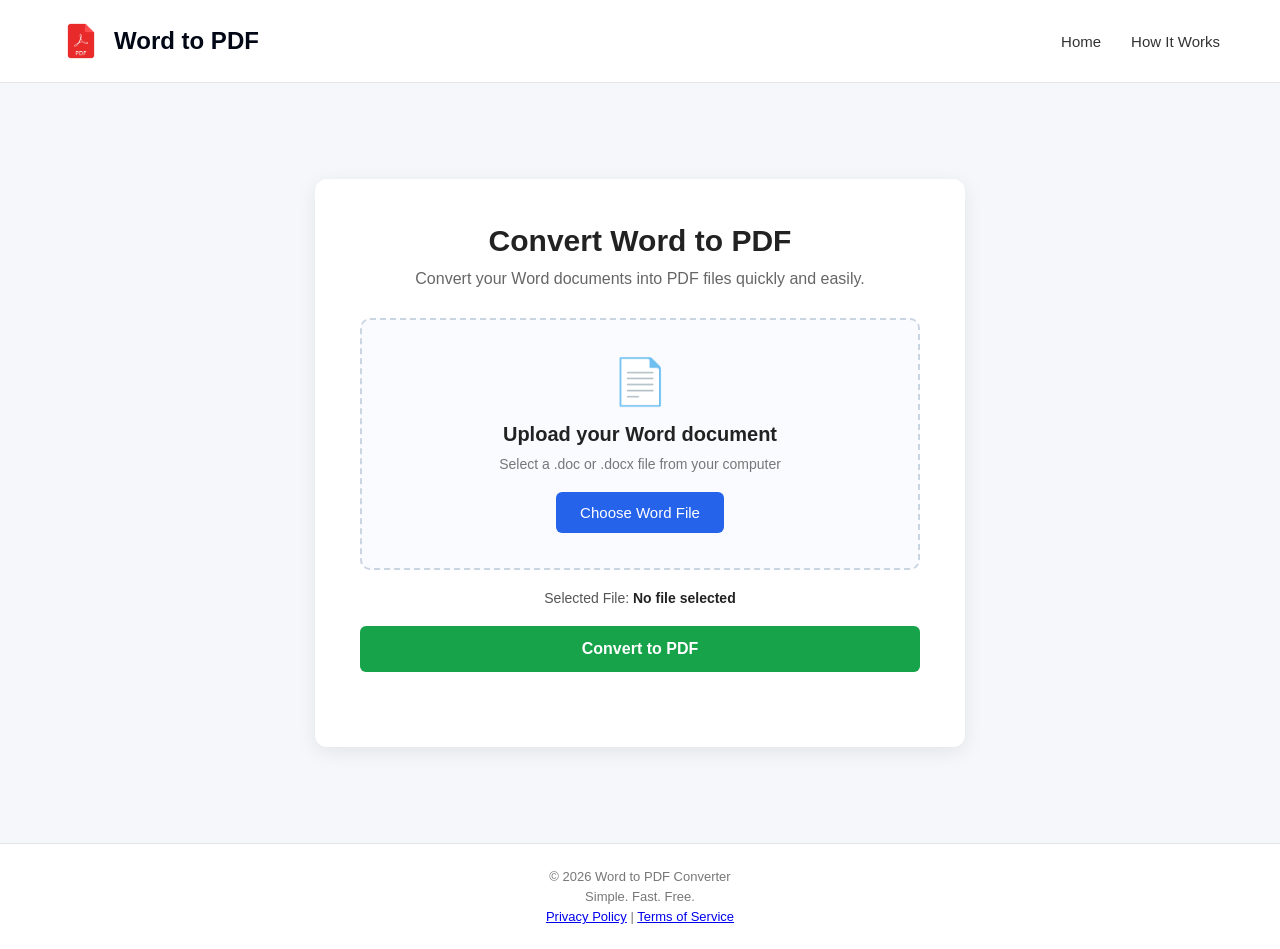
<file: Frontend/index.html>
<!DOCTYPE html>
<html lang="en">

<head>
    <meta charset="UTF-8">

    <meta name="viewport" content="width=device-width, initial-scale=1.0">

    <!-- Favicon -->
    <link rel="icon" type="image/png" href="favicon.png">

    <!-- Page Title -->
    <title>Word to PDF Converter – Free Online DOC & DOCX to PDF</title>

    <!-- SEO Description -->
    <meta name="description"
        content="Convert Word documents to PDF online for free. Easily convert DOC and DOCX files to PDF with our simple, fast and easy-to-use Word to PDF converter.">

    <!-- SEO Keywords -->
    <meta name="keywords"
        content="Word to PDF, Word to PDF converter, DOC to PDF, DOCX to PDF, convert Word to PDF, free PDF converter, online Word converter, document to PDF">

    <!-- Search Engine Instructions -->
    <meta name="robots" content="index, follow">

    <!-- Author -->
    <meta name="author" content="Word to PDF Converter">

    <!-- Google Search Console -->
    <meta name="google-site-verification"
        content="kDZkUmbAku5bvVv1-0JKboTAZxB6LK4Ei3U05fS7VC4" />

    <!-- Canonical URL -->
    <link rel="canonical"
        href="https://wordtopdf-frontend-z0mk.onrender.com/">

    <!-- Open Graph / Social Sharing -->
    <meta property="og:title"
        content="Word to PDF Converter – Free Online">

    <meta property="og:description"
        content="Convert DOC and DOCX Word documents to PDF online for free with our simple and easy-to-use converter.">

    <meta property="og:type"
        content="website">

    <meta property="og:url"
        content="https://wordtopdf-frontend-z0mk.onrender.com/">

    <!-- Stylesheet -->
    <link rel="stylesheet" href="style.css">
</head>


<body>

    <!-- =========================
         Header
    ========================== -->

    <header>

        <a class="brand" href="#" aria-label="Word to PDF home">

            <!-- Website Icon -->
            <img
                src="favicon.png"
                alt="Word to PDF"
                class="brand-icon"
            >

            <!-- Website Name -->
            <h1>Word to PDF</h1>

        </a>


        <!-- Navigation -->

        <nav>

            <a href="#">
                Home
            </a>

            <a href="#">
                How It Works
            </a>

        </nav>

    </header>


    <!-- =========================
         Main Content
    ========================== -->

    <main>

        <section class="converter">

            <h2>
                Convert Word to PDF
            </h2>


            <p>
                Convert your Word documents into PDF files quickly and easily.
            </p>


            <!-- =========================
                 File Upload Area
            ========================== -->

            <div class="upload-box">

                <div class="upload-icon">
                    📄
                </div>


                <h3>
                    Upload your Word document
                </h3>


                <p>
                    Select a .doc or .docx file from your computer
                </p>


                <input
                    type="file"
                    id="word-file"
                    accept=".doc,.docx"
                >


                <label
                    for="word-file"
                    class="choose-button"
                >
                    Choose Word File
                </label>

            </div>


            <!-- =========================
                 Selected File
            ========================== -->

            <div class="selected-file">

                <p>

                    Selected File:

                    <span id="file-name">
                        No file selected
                    </span>

                </p>

            </div>


            <!-- =========================
                 Convert Button
            ========================== -->

            <button id="convert-button">
                Convert to PDF
            </button>


            <!-- =========================
                 Conversion Message
            ========================== -->

            <p id="message"></p>

        </section>

    </main>


    <!-- =========================
         Footer
    ========================== -->

 <footer>

    <p>
        © 2026 Word to PDF Converter
    </p>

    <p>
        Simple. Fast. Free.
    </p>

    <p>
        <a href="privacy.html">Privacy Policy</a>
        |
        <a href="terms.html">Terms of Service</a>
    </p>

</footer>


    <!-- JavaScript -->
    <script src="script.js"></script>

</body>

</html>
</file>
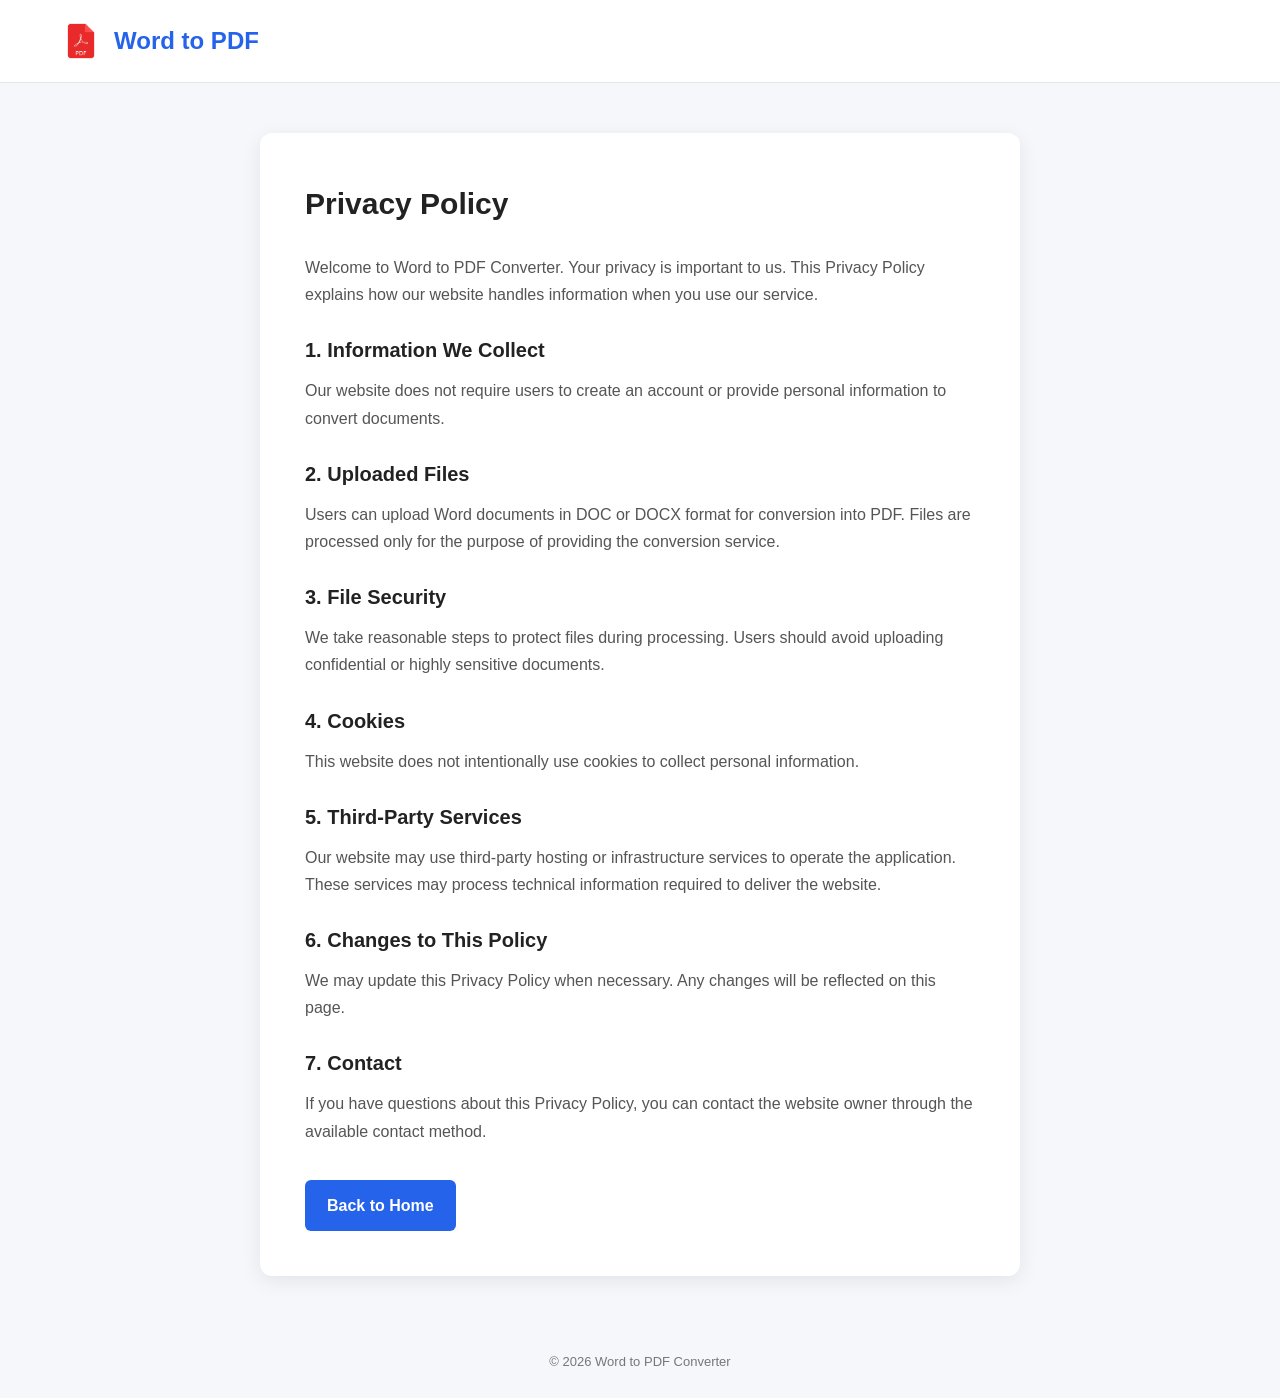
<file: Frontend/privacy.html>
<!DOCTYPE html>
<html lang="en">

<head>
    <meta charset="UTF-8">
    <meta name="viewport" content="width=device-width, initial-scale=1.0">

    <link rel="icon" type="image/png" href="favicon.png">

    <title>Privacy Policy – Word to PDF Converter</title>

    <style>
        * {
            margin: 0;
            padding: 0;
            box-sizing: border-box;
        }

        body {
            font-family: Arial, sans-serif;
            background-color: #f5f7fb;
            color: #222;
            line-height: 1.7;
        }

        header {
            background-color: white;
            padding: 20px 60px;
            border-bottom: 1px solid #e5e5e5;
        }

        .brand {
            display: flex;
            align-items: center;
            gap: 12px;
            color: inherit;
            text-decoration: none;
        }

        .brand-icon {
            width: 42px;
            height: 42px;
            border-radius: 8px;
        }

        header h1 {
            font-size: 24px;
            color: #2563eb;
        }

        main {
            max-width: 800px;
            margin: 50px auto;
            padding: 0 20px;
        }

        .policy-box {
            background-color: white;
            padding: 45px;
            border-radius: 12px;
            box-shadow: 0 5px 20px rgba(0, 0, 0, 0.08);
        }

        h2 {
            font-size: 30px;
            margin-bottom: 25px;
        }

        h3 {
            font-size: 20px;
            margin-top: 25px;
            margin-bottom: 10px;
        }

        p {
            color: #555;
            margin-bottom: 15px;
        }

        ul {
            margin-left: 25px;
            margin-bottom: 15px;
            color: #555;
        }

        .back-button {
            display: inline-block;
            margin-top: 20px;
            background-color: #2563eb;
            color: white;
            text-decoration: none;
            padding: 12px 22px;
            border-radius: 6px;
            font-weight: bold;
        }

        footer {
            text-align: center;
            padding: 25px;
            color: #777;
            font-size: 13px;
        }

        @media (max-width: 600px) {
            header {
                padding: 18px 20px;
            }

            .policy-box {
                padding: 30px 20px;
            }

            h2 {
                font-size: 25px;
            }
        }
    </style>
</head>

<body>

    <header>
        <a href="/" class="brand">
            <img
                src="favicon.png"
                alt="Word to PDF"
                class="brand-icon"
            >
            <h1>Word to PDF</h1>
        </a>
    </header>

    <main>

        <div class="policy-box">

            <h2>Privacy Policy</h2>

            <p>
                Welcome to Word to PDF Converter. Your privacy is important to us.
                This Privacy Policy explains how our website handles information
                when you use our service.
            </p>

            <h3>1. Information We Collect</h3>

            <p>
                Our website does not require users to create an account or provide
                personal information to convert documents.
            </p>

            <h3>2. Uploaded Files</h3>

            <p>
                Users can upload Word documents in DOC or DOCX format for conversion
                into PDF. Files are processed only for the purpose of providing the
                conversion service.
            </p>

            <h3>3. File Security</h3>

            <p>
                We take reasonable steps to protect files during processing.
                Users should avoid uploading confidential or highly sensitive
                documents.
            </p>

            <h3>4. Cookies</h3>

            <p>
                This website does not intentionally use cookies to collect personal
                information.
            </p>

            <h3>5. Third-Party Services</h3>

            <p>
                Our website may use third-party hosting or infrastructure services
                to operate the application. These services may process technical
                information required to deliver the website.
            </p>

            <h3>6. Changes to This Policy</h3>

            <p>
                We may update this Privacy Policy when necessary. Any changes will
                be reflected on this page.
            </p>

            <h3>7. Contact</h3>

            <p>
                If you have questions about this Privacy Policy, you can contact
                the website owner through the available contact method.
            </p>

            <a href="/" class="back-button">
                Back to Home
            </a>

        </div>

    </main>

    <footer>
        © 2026 Word to PDF Converter
    </footer>

</body>

</html>
</file>
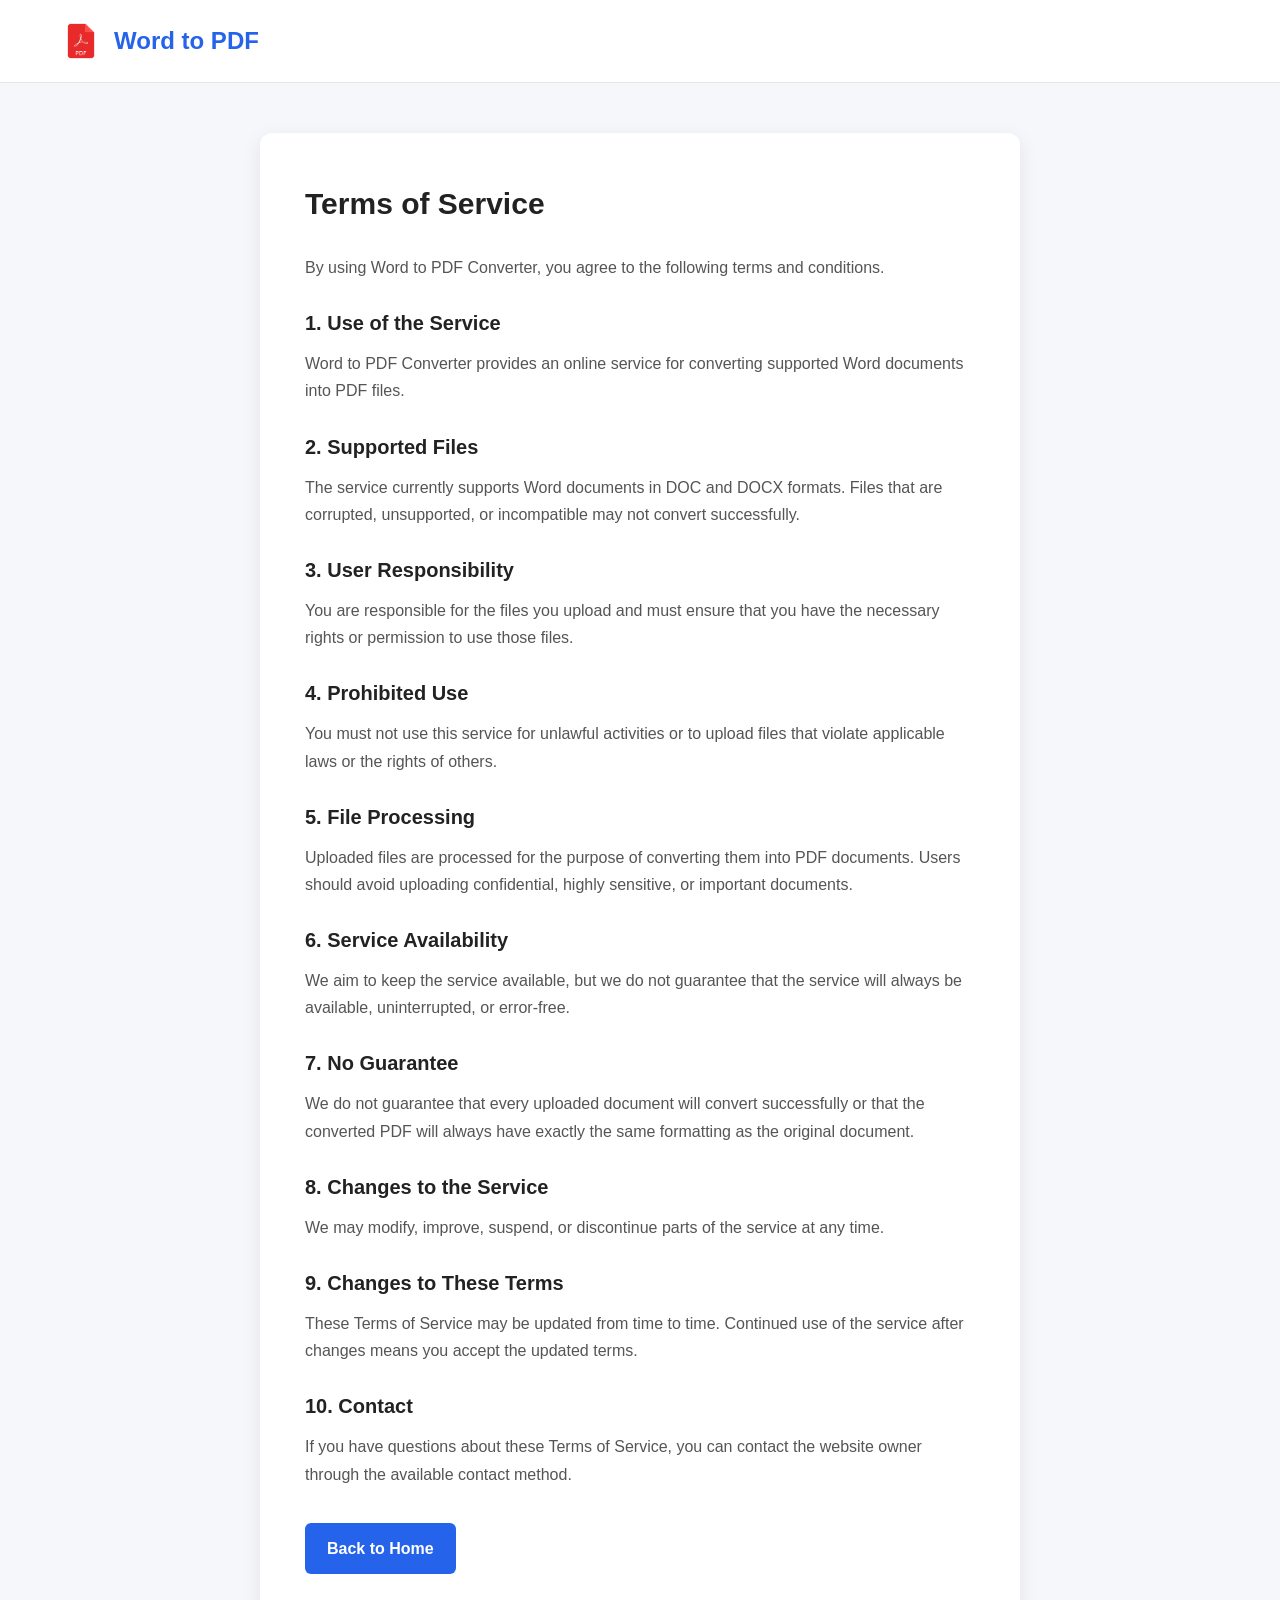
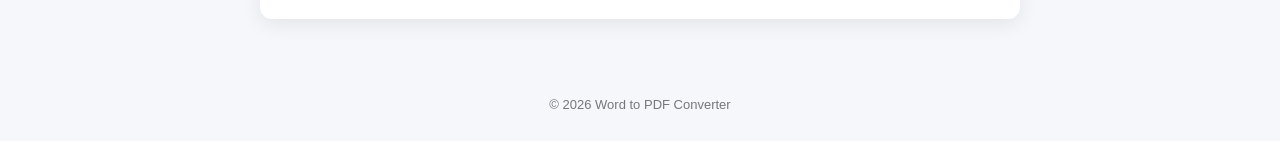
<file: Frontend/terms.html>
<!DOCTYPE html>
<html lang="en">

<head>
    <meta charset="UTF-8">
    <meta name="viewport" content="width=device-width, initial-scale=1.0">

    <link rel="icon" type="image/png" href="favicon.png">

    <title>Terms of Service – Word to PDF Converter</title>

    <style>
        * {
            margin: 0;
            padding: 0;
            box-sizing: border-box;
        }

        body {
            font-family: Arial, sans-serif;
            background-color: #f5f7fb;
            color: #222;
            line-height: 1.7;
        }

        header {
            background-color: white;
            padding: 20px 60px;
            border-bottom: 1px solid #e5e5e5;
        }

        .brand {
            display: flex;
            align-items: center;
            gap: 12px;
            color: inherit;
            text-decoration: none;
        }

        .brand-icon {
            width: 42px;
            height: 42px;
            border-radius: 8px;
        }

        header h1 {
            font-size: 24px;
            color: #2563eb;
        }

        main {
            max-width: 800px;
            margin: 50px auto;
            padding: 0 20px;
        }

        .terms-box {
            background-color: white;
            padding: 45px;
            border-radius: 12px;
            box-shadow: 0 5px 20px rgba(0, 0, 0, 0.08);
        }

        h2 {
            font-size: 30px;
            margin-bottom: 25px;
        }

        h3 {
            font-size: 20px;
            margin-top: 25px;
            margin-bottom: 10px;
        }

        p {
            color: #555;
            margin-bottom: 15px;
        }

        ul {
            margin-left: 25px;
            margin-bottom: 15px;
            color: #555;
        }

        .back-button {
            display: inline-block;
            margin-top: 20px;
            background-color: #2563eb;
            color: white;
            text-decoration: none;
            padding: 12px 22px;
            border-radius: 6px;
            font-weight: bold;
        }

        footer {
            text-align: center;
            padding: 25px;
            color: #777;
            font-size: 13px;
        }

        @media (max-width: 600px) {
            header {
                padding: 18px 20px;
            }

            .terms-box {
                padding: 30px 20px;
            }

            h2 {
                font-size: 25px;
            }
        }
    </style>
</head>

<body>

    <header>
        <a href="/" class="brand">
            <img
                src="favicon.png"
                alt="Word to PDF"
                class="brand-icon"
            >
            <h1>Word to PDF</h1>
        </a>
    </header>

    <main>

        <div class="terms-box">

            <h2>Terms of Service</h2>

            <p>
                By using Word to PDF Converter, you agree to the following
                terms and conditions.
            </p>

            <h3>1. Use of the Service</h3>

            <p>
                Word to PDF Converter provides an online service for converting
                supported Word documents into PDF files.
            </p>

            <h3>2. Supported Files</h3>

            <p>
                The service currently supports Word documents in DOC and DOCX
                formats. Files that are corrupted, unsupported, or incompatible
                may not convert successfully.
            </p>

            <h3>3. User Responsibility</h3>

            <p>
                You are responsible for the files you upload and must ensure that
                you have the necessary rights or permission to use those files.
            </p>

            <h3>4. Prohibited Use</h3>

            <p>
                You must not use this service for unlawful activities or to
                upload files that violate applicable laws or the rights of others.
            </p>

            <h3>5. File Processing</h3>

            <p>
                Uploaded files are processed for the purpose of converting them
                into PDF documents. Users should avoid uploading confidential,
                highly sensitive, or important documents.
            </p>

            <h3>6. Service Availability</h3>

            <p>
                We aim to keep the service available, but we do not guarantee
                that the service will always be available, uninterrupted, or
                error-free.
            </p>

            <h3>7. No Guarantee</h3>

            <p>
                We do not guarantee that every uploaded document will convert
                successfully or that the converted PDF will always have exactly
                the same formatting as the original document.
            </p>

            <h3>8. Changes to the Service</h3>

            <p>
                We may modify, improve, suspend, or discontinue parts of the
                service at any time.
            </p>

            <h3>9. Changes to These Terms</h3>

            <p>
                These Terms of Service may be updated from time to time.
                Continued use of the service after changes means you accept
                the updated terms.
            </p>

            <h3>10. Contact</h3>

            <p>
                If you have questions about these Terms of Service, you can
                contact the website owner through the available contact method.
            </p>

            <a href="/" class="back-button">
                Back to Home
            </a>

        </div>

    </main>

    <footer>
        © 2026 Word to PDF Converter
    </footer>

</body>

</html>
</file>
<file: Frontend/style.css>
/* ================================
   General Settings
================================ */

* {
    margin: 0;
    padding: 0;
    box-sizing: border-box;
}

body {
    font-family: Arial, sans-serif;
    background-color: #f5f7fb;
    color: #222;
    min-height: 100vh;
}


/* ================================
   Header
================================ */

header {
    background-color: white;
    display: flex;
    justify-content: space-between;
    align-items: center;

    padding: 20px 60px;

    border-bottom: 1px solid #e5e5e5;
}

.brand {
    display: flex;
    align-items: center;
    gap: 12px;

    color: inherit;
    text-decoration: none;
}


/* Website Icon */

.brand-icon {
    width: 42px;
    height: 42px;

    object-fit: cover;

    border-radius: 8px;
}


/* Website Name */

header h1 {
    font-size: 24px;
    color: #010715;
}


/* ================================
   Navigation
================================ */

nav {
    display: flex;
    gap: 30px;
}

nav a {
    text-decoration: none;
    color: #333;
    font-size: 15px;

    transition: 0.3s;
}

nav a:hover {
    color: #2563eb;
}


/* ================================
   Main Section
================================ */

main {
    min-height: calc(100vh - 140px);

    display: flex;
    justify-content: center;
    align-items: center;

    padding: 50px 20px;
}


/* ================================
   Converter Box
================================ */

.converter {
    background-color: white;

    width: 100%;
    max-width: 650px;

    padding: 45px;

    border-radius: 12px;

    text-align: center;

    box-shadow: 0 5px 20px rgba(0, 0, 0, 0.08);
}

.converter h2 {
    font-size: 30px;
    margin-bottom: 12px;
}

.converter > p {
    color: #666;
    font-size: 16px;
    margin-bottom: 30px;
}


/* ================================
   Upload Box
================================ */

.upload-box {
    border: 2px dashed #cbd5e1;

    border-radius: 10px;

    padding: 35px 20px;

    background-color: #fafbff;

    transition: 0.3s;
}

.upload-box:hover {
    border-color: #2563eb;
    background-color: #f5f8ff;
}


/* Upload Icon */

.upload-icon {
    font-size: 45px;
    margin-bottom: 15px;
}


/* Upload Heading */

.upload-box h3 {
    font-size: 20px;
    margin-bottom: 10px;
}


/* Upload Description */

.upload-box p {
    color: #777;
    font-size: 14px;
    margin-bottom: 20px;
}


/* ================================
   File Input
================================ */

#word-file {
    display: none;
}


/* Choose File Button */

.choose-button {
    display: inline-block;

    background-color: #2563eb;
    color: white;

    padding: 12px 24px;

    border-radius: 6px;

    cursor: pointer;

    font-size: 15px;

    transition: 0.3s;
}

.choose-button:hover {
    background-color: #1d4ed8;
}


/* ================================
   Selected File
================================ */

.selected-file {
    margin-top: 20px;
    margin-bottom: 20px;
}

.selected-file p {
    font-size: 14px;
    color: #555;
}

#file-name {
    font-weight: bold;
    color: #222;
}


/* ================================
   Convert Button
================================ */

#convert-button {
    width: 100%;

    padding: 14px;

    border: none;

    border-radius: 6px;

    background-color: #16a34a;

    color: white;

    font-size: 16px;

    font-weight: bold;

    cursor: pointer;

    transition: 0.3s;
}

#convert-button:hover {
    background-color:tomato;
}


/* ================================
   Message
================================ */

#message {
    margin-top: 15px;

    font-size: 14px;

    color: #555;
}


/* ================================
   Footer
================================ */

footer {
    background-color: white;

    text-align: center;

    padding: 20px;

    border-top: 1px solid #e5e5e5;

    color: #777;

    font-size: 13px;
}

footer p {
    margin: 5px;
}


/* ================================
   Responsive Design
================================ */

@media (max-width: 600px) {

    header {
        padding: 18px 20px;
    }

    header h1 {
        font-size: 20px;
    }

    .brand {
        gap: 9px;
    }

    .brand-icon {
        width: 36px;
        height: 36px;
    }

    nav {
        gap: 15px;
    }

    nav a {
        font-size: 13px;
    }

    main {
        padding: 30px 15px;
    }

    .converter {
        padding: 30px 20px;
    }

    .converter h2 {
        font-size: 25px;
    }

    .upload-box {
        padding: 30px 15px;
    }
}
</file>
